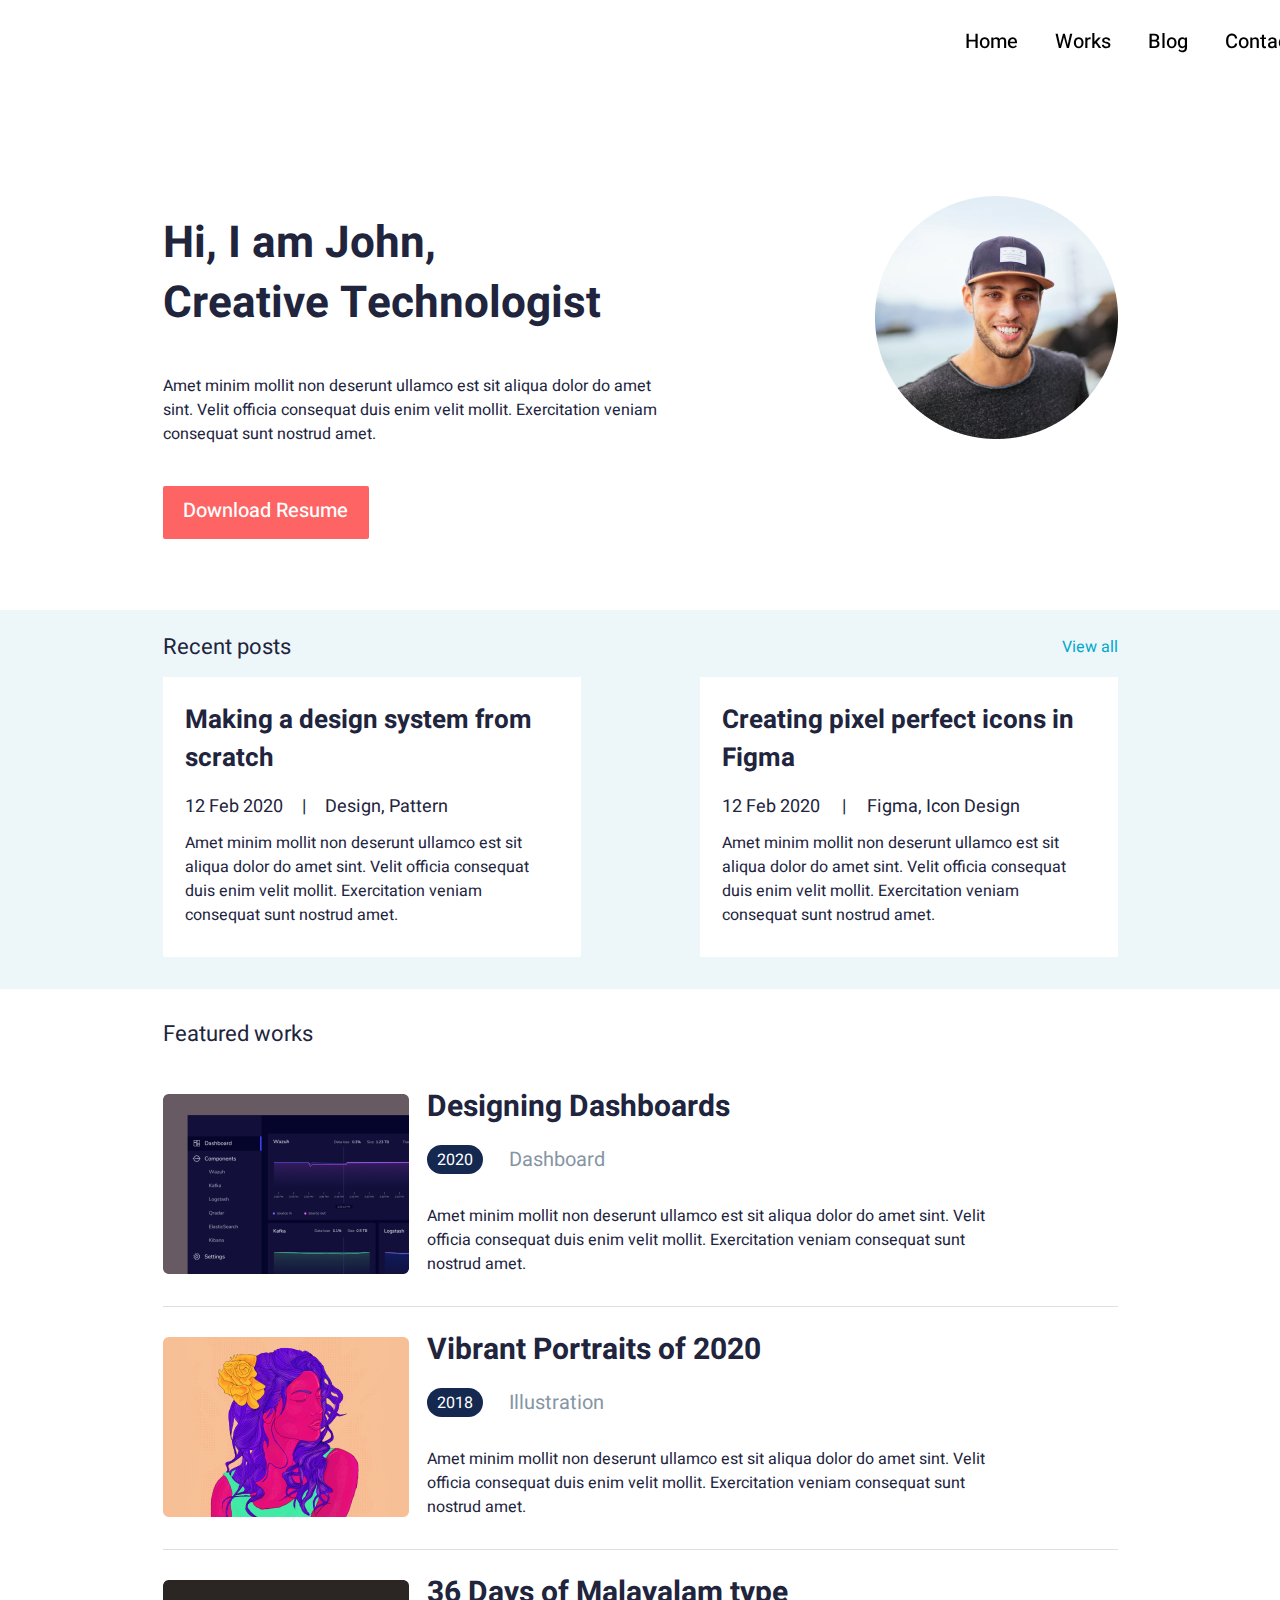
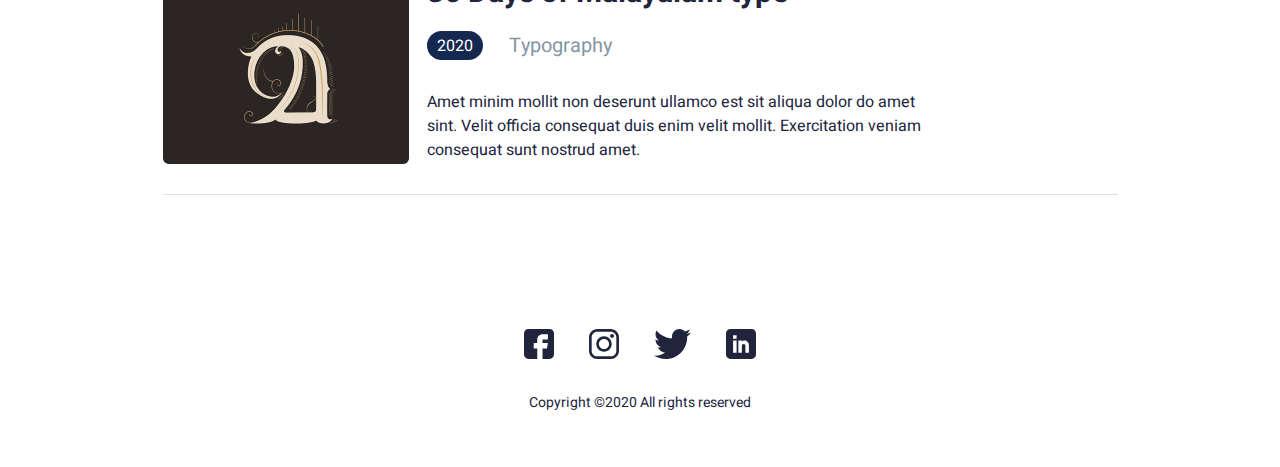
<file: index.html>
<!DOCTYPE html>
<html lang="en">

<head>
    <meta charset="UTF-8">
    <meta name="viewport" content="width=device-width, initial-scale=1.0">
    <title>John</title>


    <link rel="preconnect" href="https://fonts.googleapis.com">
    <link rel="preconnect" href="https://fonts.gstatic.com" crossorigin>
    <link href="https://fonts.googleapis.com/css2?family=Heebo:wght@400;500;700;900&display=swap" rel="stylesheet">
    <link rel="stylesheet" href="./css/style.css">
</head>

<body>

    <header class="header">
        <div class="container">
            <nav class="header__nav">
                <a href="#" class="header__nav__link">Home</a>
                <a href="work.html" class="header__nav__link">Works</a>
                <a href="blog.html" class="header__nav__link">Blog</a>
                <a href="#" class="header__nav__link">Contact</a>
            </nav>


        </div>
    </header>

    <section class="hero">
        <div class="container">
            <button class="menu-mob">
                <span class="menu-mob__span"></span>
            </button>
            <div class="hero__block">

                <div class="block__left">
                    <h1 class="hero__title">
                        Hi, I am John,
                        Creative&nbsp;Technologist
                    </h1>
                    <p class="hero__text">
                        Amet minim mollit non deserunt ullamco est sit aliqua dolor do amet sint. Velit officia
                        consequat duis enim velit
                        mollit. Exercitation veniam consequat sunt nostrud amet.
                    </p>
                    <a href="index.html" download class="hero__btn btn">
                        Download Resume
                    </a>
                </div>

                <div class="block__right">
                    <img src="./img/logo_photo.png" alt="logo" class="hero__logo">
                </div>
            </div>
        </div>
    </section>

    <section class="posts">
        <div class="container">
            <div class="post__text">
                <h4 class="post__title">
                    Recent posts
                </h4>
                <a href="#" class="post__link-des  link--none">View all</a>
            </div>

            <div class="posts__items">

                <div class="posts__item">
                    <h3 class="posts__item__title">
                        Making a design system from scratch
                    </h3>
                    <div class="posts__item__date item--left">
                        <p class="posts__des">
                            12 Feb 2020
                        </p>
                        <p class="posts__des stick--left">
                            Design, Pattern
                        </p>
                    </div>
                    <p class="posts__item__text">
                        Amet minim mollit non deserunt ullamco est sit aliqua dolor do amet sint. Velit officia
                        consequat duis enim velit
                        mollit. Exercitation veniam consequat sunt nostrud amet.
                    </p>
                </div>

                <div class="posts__item">
                    <h3 class="posts__item__title">
                        Creating pixel perfect icons in Figma
                    </h3>
                    <div class="posts__item__date item--right">
                        <p class="posts__des stick--right">
                            12 Feb 2020
                        </p>
                        <p class="posts__des">
                            Figma, Icon Design
                        </p>
                    </div>
                    <p class="posts__item__text">
                        Amet minim mollit non deserunt ullamco est sit aliqua dolor do amet sint. Velit officia
                        consequat duis enim velit
                        mollit. Exercitation veniam consequat sunt nostrud amet.
                    </p>
                </div>

            </div>
        </div>
    </section>


    <section class="works">
        <div class="container">
            <div class="works__block">
                <h2 class="works__title">
                    Featured works
                </h2>

                <div class="works__inner__item">
                    <img src="./img/home1.png" alt="" class="works__item-img">
                    <div class="works__item">
                        <h3 class="works__item__title">
                            Designing Dashboards
                        </h3>
                        <div class="works__item__block__date">
                            <p class="works__item__date">
                                2020
                            </p>
                            <div class="works__item__des">
                                Dashboard
                            </div>
                        </div>
                        <p class="works__item_text">
                            Amet minim mollit non deserunt ullamco est sit aliqua dolor do amet sint. Velit officia
                            consequat duis enim velit
                            mollit. Exercitation veniam consequat sunt nostrud amet.
                        </p>
                    </div>
                </div>

                <div class="works__inner__item">
                    <img src="./img/home2.png" alt="" class="works__item-img">
                    <div class="works__item">
                        <h3 class="works__item__title">
                            Vibrant Portraits of 2020
                        </h3>
                        <div class="works__item__block__date">
                            <p class="works__item__date">
                                2018
                            </p>
                            <div class="works__item__des">
                                Illustration
                            </div>
                        </div>
                        <p class="works__item_text">
                            Amet minim mollit non deserunt ullamco est sit aliqua dolor do amet sint. Velit officia
                            consequat duis enim velit
                            mollit. Exercitation veniam consequat sunt nostrud amet.
                        </p>
                    </div>
                </div>

                <div class="works__inner__item">
                    <img src="./img/home3.png" alt="" class="works__item-img">
                    <div class="works__item">
                        <h3 class="works__item__title">
                            36 Days of Malayalam type
                        </h3>
                        <div class="works__item__block__date">
                            <p class="works__item__date">
                                2020
                            </p>
                            <div class="works__item__des">
                                Typography
                            </div>
                        </div>
                        <p class="works__item_text t--width">
                            Amet minim mollit non deserunt ullamco est sit aliqua dolor do amet sint. Velit officia
                            consequat duis enim velit
                            mollit. Exercitation veniam consequat sunt nostrud amet.
                        </p>
                    </div>
                </div>

            </div>
        </div>
    </section>

    <footer class="footer">
        <div class="container">

            <div class="footer__item-icon">
                <a href="#" class="footer__link">
                    <img src="./img/fb.svg" alt="" class="footem__icon">
                </a>
                <a href="#" class="footer__link">
                    <img src="./img/insta.svg" alt="" class="footem__icon">
                </a>
                <a href="#" class="foote__link">
                    <img src="./img/twi.svg" alt="" class="footem__icon">
                </a>
                <a href="#" class="footer__link">
                    <img src="./img/lin.svg" alt="" class="footem__icon">
                </a>
            </div>

            <p class="footer__text-copy">
                Copyright ©2020 All rights reserved
            </p>
        </div>
    </footer>
</body>

</html>
</file>
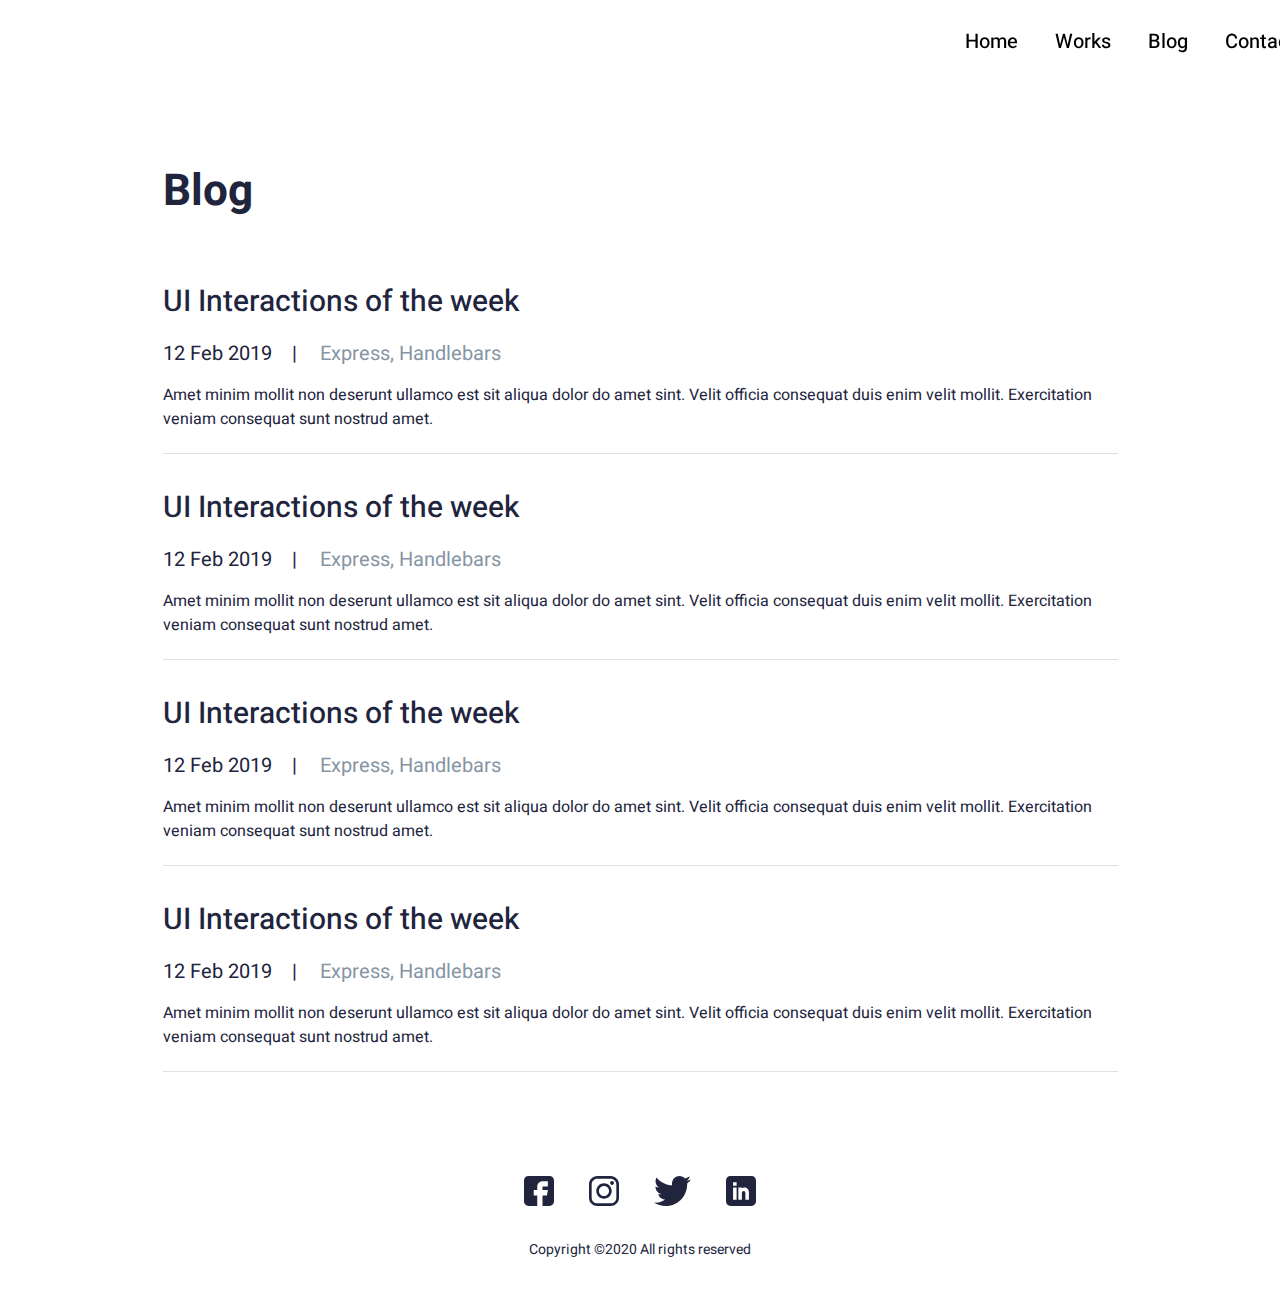
<file: blog.html>
<!DOCTYPE html>
<html lang="en">

<head>
    <meta charset="UTF-8">
    <meta name="viewport" content="width=device-width, initial-scale=1.0">
    <title>John</title>

    <link rel="preconnect" href="https://fonts.googleapis.com">
    <link rel="preconnect" href="https://fonts.gstatic.com" crossorigin>
    <link href="https://fonts.googleapis.com/css2?family=Heebo:wght@400;500;700;900&display=swap" rel="stylesheet">
    <link rel="stylesheet" href="./css/style.css">
</head>

<body>

    <header class="header">
        <div class="container">
            <nav class="header__nav">
                <a href="index.html" class="header__nav__link">Home</a>
                <a href="work.html" class="header__nav__link">Works</a>
                <a href="#" class="header__nav__link">Blog</a>
                <a href="#" class="header__nav__link">Contact</a>
            </nav>
        </div>
    </header>

    <section class="blog">
        <div class="container">
            <button class="menu-mob">
                <span class="menu-mob__span"></span>
            </button>
            <h2 class="blog__title">
                Blog
            </h2>

            <div class="blog__wrapper">
                <div class="blog__item">
                    <h3 class="blog__item__title">
                        UI Interactions of the week
                    </h3>
                    <div class="blog__items__date">
                        <p class="blog__item__date blog__stick">
                            12 Feb 2019
                        </p>
                        <p class="blog__item__des">
                            Express, Handlebars
                        </p>
                    </div>
                    <p class="blog__item__text">
                        Amet minim mollit non deserunt ullamco est sit aliqua dolor do amet sint. Velit officia
                        consequat duis enim velit
                        mollit. Exercitation veniam consequat sunt nostrud amet.
                    </p>
                </div>
                <div class="blog__item">
                    <h3 class="blog__item__title">
                        UI Interactions of the week
                    </h3>
                    <div class="blog__items__date">
                        <p class="blog__item__date blog__stick">
                            12 Feb 2019
                        </p>
                        <p class="blog__item__des">
                            Express, Handlebars
                        </p>
                    </div>
                    <p class="blog__item__text">
                        Amet minim mollit non deserunt ullamco est sit aliqua dolor do amet sint. Velit officia
                        consequat duis enim velit
                        mollit. Exercitation veniam consequat sunt nostrud amet.
                    </p>
                </div>
                <div class="blog__item">
                    <h3 class="blog__item__title">
                        UI Interactions of the week
                    </h3>
                    <div class="blog__items__date">
                        <p class="blog__item__date blog__stick">
                            12 Feb 2019
                        </p>
                        <p class="blog__item__des">
                            Express, Handlebars
                        </p>
                    </div>
                    <p class="blog__item__text">
                        Amet minim mollit non deserunt ullamco est sit aliqua dolor do amet sint. Velit officia
                        consequat duis enim velit
                        mollit. Exercitation veniam consequat sunt nostrud amet.
                    </p>
                </div>
                <div class="blog__item">
                    <h3 class="blog__item__title">
                        UI Interactions of the week
                    </h3>
                    <div class="blog__items__date">
                        <p class="blog__item__date blog__stick">
                            12 Feb 2019
                        </p>
                        <p class="blog__item__des">
                            Express, Handlebars
                        </p>
                    </div>
                    <p class="blog__item__text">
                        Amet minim mollit non deserunt ullamco est sit aliqua dolor do amet sint. Velit officia
                        consequat duis enim velit
                        mollit. Exercitation veniam consequat sunt nostrud amet.
                    </p>
                </div>

            </div>

        </div>
    </section>

    <footer class="footer">
        <div class="container">

            <div class="footer__item-icon">
                <a href="#" class="footer__link">
                    <img src="./img/fb.svg" alt="" class="footem__icon">
                </a>
                <a href="#" class="footer__link">
                    <img src="./img/insta.svg" alt="" class="footem__icon">
                </a>
                <a href="#" class="foote__link">
                    <img src="./img/twi.svg" alt="" class="footem__icon">
                </a>
                <a href="#" class="footer__link">
                    <img src="./img/lin.svg" alt="" class="footem__icon">
                </a>
            </div>

            <p class="footer__text-copy">
                Copyright ©2020 All rights reserved
            </p>
        </div>
    </footer>
</body>

</html>
</file>
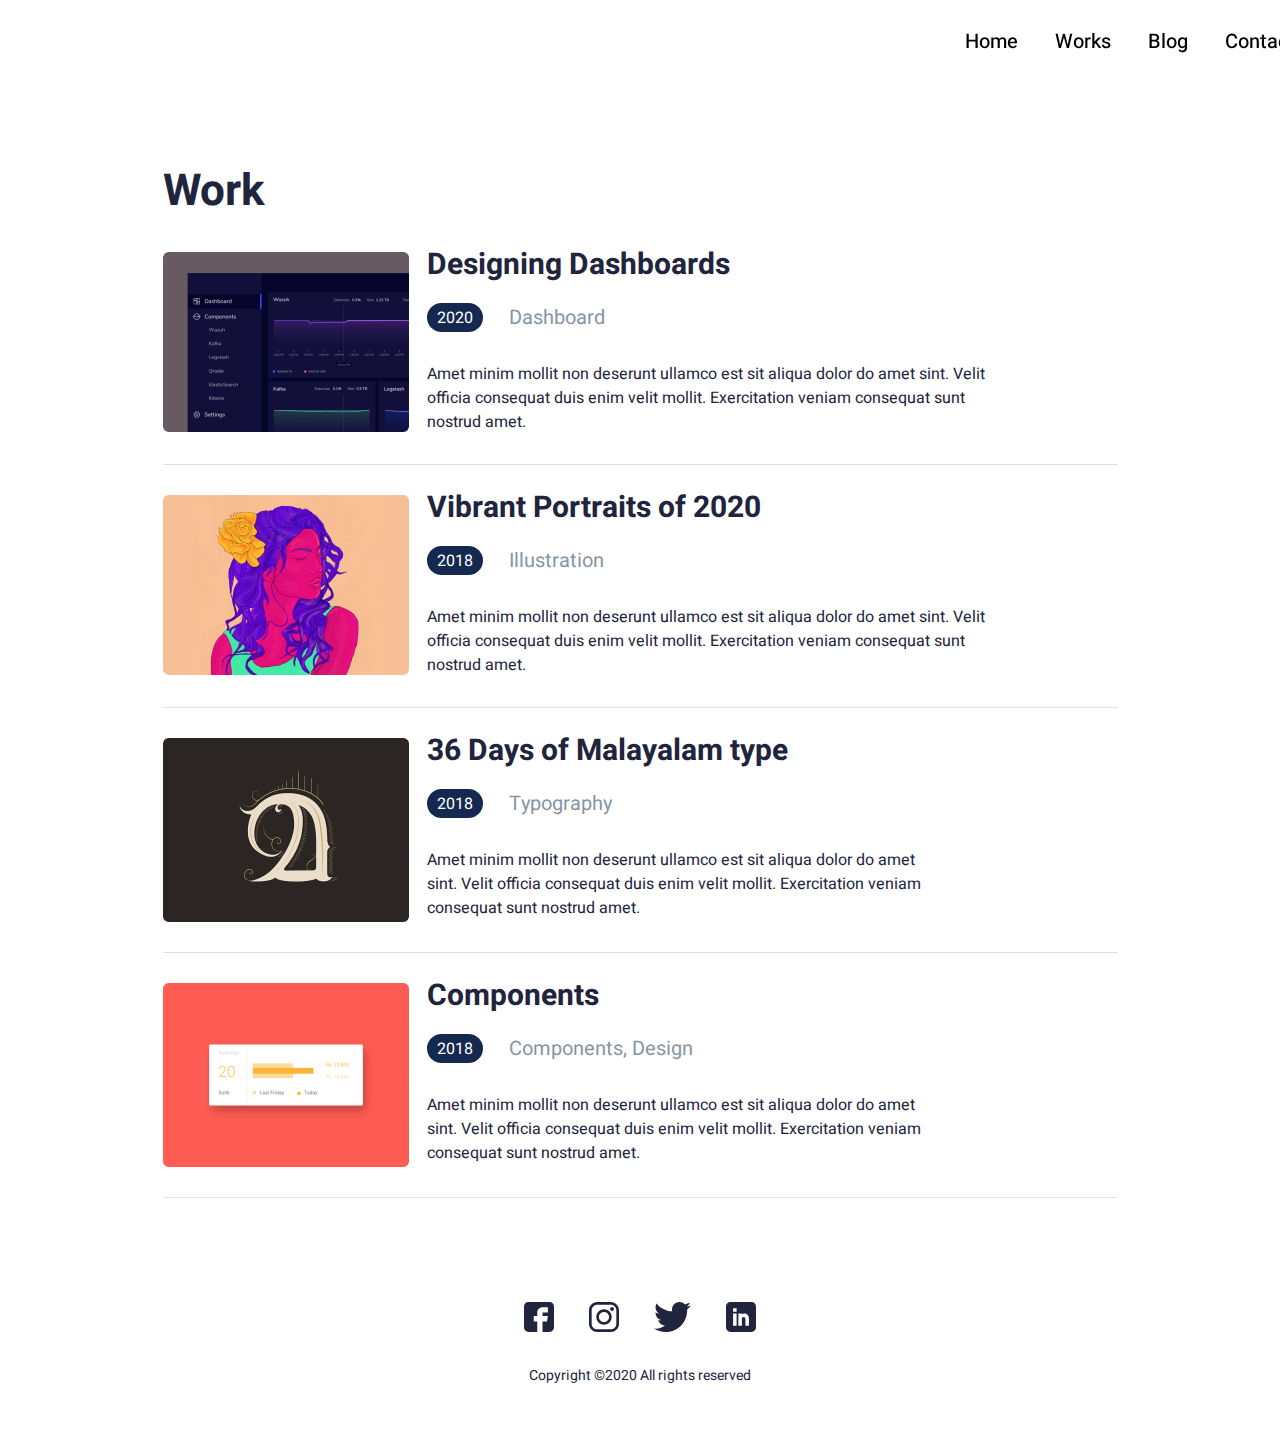
<file: work.html>
<!DOCTYPE html>
<html lang="en">

<head>
    <meta charset="UTF-8">
    <meta name="viewport" content="width=device-width, initial-scale=1.0">
    <title>John</title>

    <link rel="preconnect" href="https://fonts.googleapis.com">
    <link rel="preconnect" href="https://fonts.gstatic.com" crossorigin>
    <link href="https://fonts.googleapis.com/css2?family=Heebo:wght@400;500;700;900&display=swap" rel="stylesheet">
    <link rel="stylesheet" href="./css/style.css">
</head>

<body>

    <header class="header">
        <div class="container">
            <nav class="header__nav">
                <a href="index.html" class="header__nav__link">Home</a>
                <a href="#" class="header__nav__link">Works</a>
                <a href="blog.html" class="header__nav__link">Blog</a>
                <a href="#" class="header__nav__link">Contact</a>
            </nav>
        </div>
    </header>

    <section class="works work">
        <div class="container">
            <button class="menu-mob">
                <span class="menu-mob__span"></span>
            </button>
            <div class="works__block">
                <h2 class="blog__title">
                    Work
                </h2>

                <div class="works__inner__item">
                    <img src="./img/home1.png" alt="" class="works__item-img">
                    <div class="works__item">
                        <a href="work_detail.html" class="work__detail__link">
                            <h3 class="works__item__title">
                                Designing Dashboards
                            </h3>
                        </a>
                        <div class="works__item__block__date">
                            <p class="works__item__date">
                                2020
                            </p>
                            <div class="works__item__des">
                                Dashboard
                            </div>
                        </div>
                        <p class="works__item_text">
                            Amet minim mollit non deserunt ullamco est sit aliqua dolor do amet sint. Velit officia
                            consequat duis enim velit
                            mollit. Exercitation veniam consequat sunt nostrud amet.
                        </p>
                    </div>
                </div>

                <div class="works__inner__item">
                    <img src="./img/home2.png" alt="" class="works__item-img">
                    <div class="works__item">
                        <h3 class="works__item__title">
                            Vibrant Portraits of 2020
                        </h3>
                        <div class="works__item__block__date">
                            <p class="works__item__date">
                                2018
                            </p>
                            <div class="works__item__des">
                                Illustration
                            </div>
                        </div>
                        <p class="works__item_text">
                            Amet minim mollit non deserunt ullamco est sit aliqua dolor do amet sint. Velit officia
                            consequat duis enim velit
                            mollit. Exercitation veniam consequat sunt nostrud amet.
                        </p>
                    </div>
                </div>

                <div class="works__inner__item">
                    <img src="./img/home3.png" alt="" class="works__item-img">
                    <div class="works__item">
                        <h3 class="works__item__title">
                            36 Days of Malayalam type
                        </h3>
                        <div class="works__item__block__date">
                            <p class="works__item__date">
                                2018
                            </p>
                            <div class="works__item__des">
                                Typography
                            </div>
                        </div>
                        <p class="works__item_text t--width">
                            Amet minim mollit non deserunt ullamco est sit aliqua dolor do amet sint. Velit officia
                            consequat duis enim velit
                            mollit. Exercitation veniam consequat sunt nostrud amet.
                        </p>
                    </div>
                </div>

                <div class="works__inner__item">
                    <img src="./img/home4.png" alt="" class="works__item-img">
                    <div class="works__item">
                        <h3 class="works__item__title">
                            Components
                        </h3>
                        <div class="works__item__block__date">
                            <p class="works__item__date">
                                2018
                            </p>
                            <div class="works__item__des">
                                Components, Design
                            </div>
                        </div>
                        <p class="works__item_text t--width">
                            Amet minim mollit non deserunt ullamco est sit aliqua dolor do amet sint. Velit officia
                            consequat duis enim velit
                            mollit. Exercitation veniam consequat sunt nostrud amet.
                        </p>
                    </div>
                </div>

            </div>
        </div>
    </section>

    <footer class="footer">
        <div class="container">

            <div class="footer__item-icon">
                <a href="#" class="footer__link">
                    <img src="./img/fb.svg" alt="" class="footem__icon">
                </a>
                <a href="#" class="footer__link">
                    <img src="./img/insta.svg" alt="" class="footem__icon">
                </a>
                <a href="#" class="foote__link">
                    <img src="./img/twi.svg" alt="" class="footem__icon">
                </a>
                <a href="#" class="footer__link">
                    <img src="./img/lin.svg" alt="" class="footem__icon">
                </a>
            </div>

            <p class="footer__text-copy">
                Copyright ©2020 All rights reserved
            </p>
        </div>
    </footer>
</body>

</html>
</file>
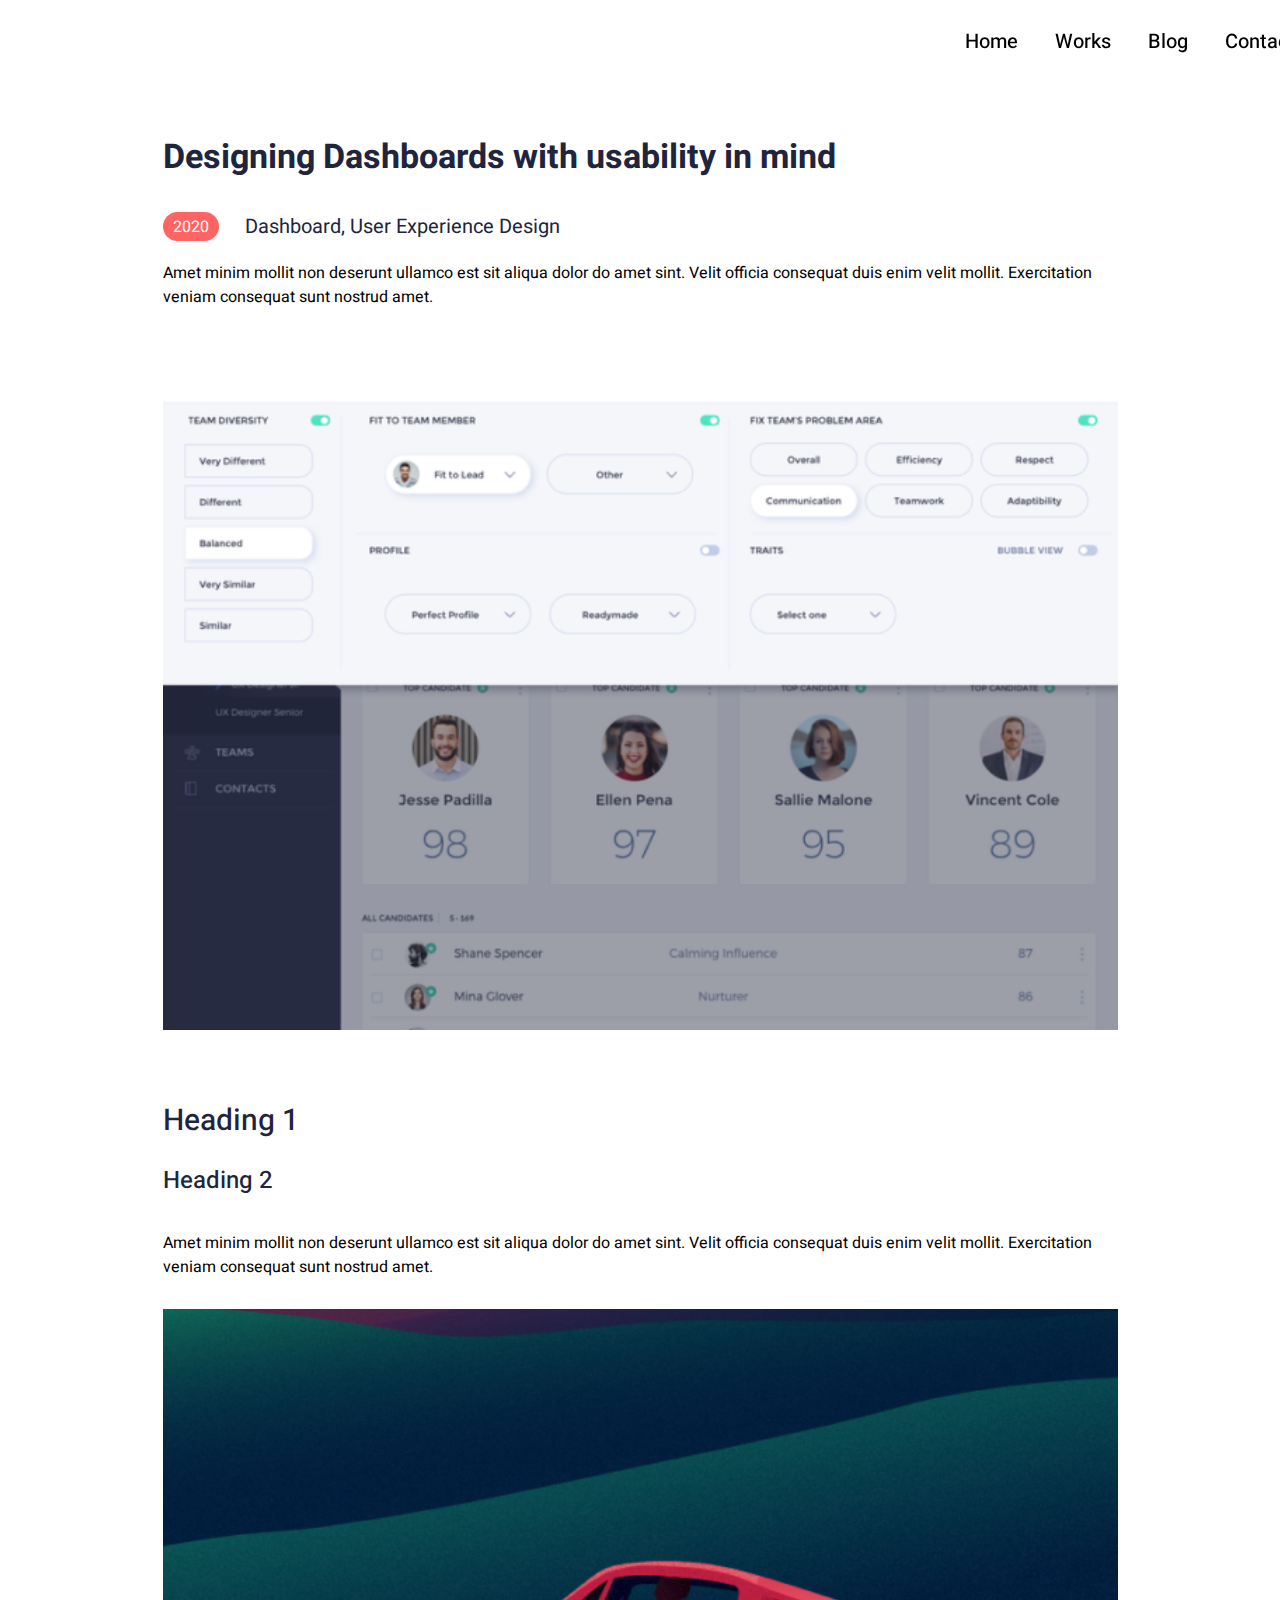
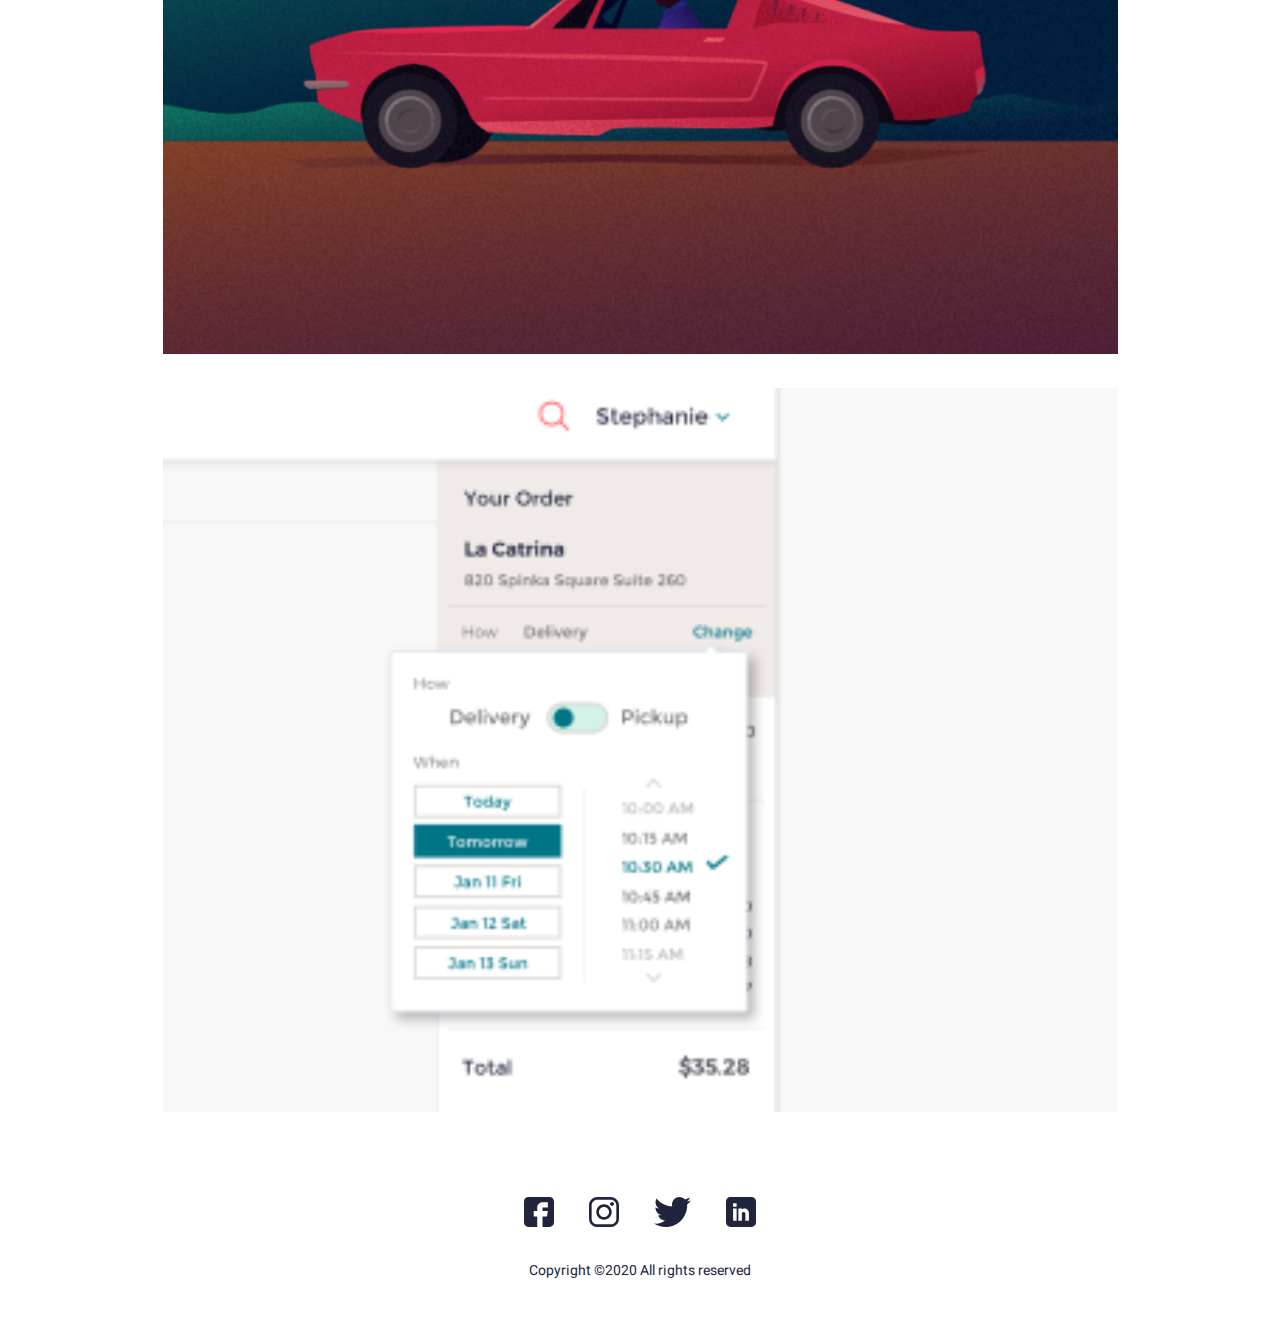
<file: work_detail.html>
<!DOCTYPE html>
<html lang="en">

<head>
    <meta charset="UTF-8">
    <meta name="viewport" content="width=device-width, initial-scale=1.0">
    <title>John</title>

    <link rel="preconnect" href="https://fonts.googleapis.com">
    <link rel="preconnect" href="https://fonts.gstatic.com" crossorigin>
    <link href="https://fonts.googleapis.com/css2?family=Heebo:wght@400;500;700;900&display=swap" rel="stylesheet">
    <link rel="stylesheet" href="./css/style.css">
</head>

<body>
    <header class="header">
        <div class="container">
            <nav class="header__nav">
                <a href="index.html" class="header__nav__link">Home</a>
                <a href="work.html" class="header__nav__link">Works</a>
                <a href="blog.html" class="header__nav__link">Blog</a>
                <a href="#" class="header__nav__link">Contact</a>
            </nav>
        </div>
    </header>

    <section class="work__detail">
        <div class="container">
            <button class="menu-mob">
                <span class="menu-mob__span"></span>
            </button>
            <h2 class="work__detail__title">
                Designing Dashboards with usability in mind
            </h2>

            <div class="works__item__block__date work--top">
                <p class="works__item__date work__detail--bg">
                    2020
                </p>
                <div class="works__item__des work__detail--text">
                    Dashboard, User Experience Design
                </div>
            </div>

            <p class="work__detail__text">
                Amet minim mollit non deserunt ullamco est sit aliqua dolor do amet sint. Velit officia consequat duis
                enim velit
                mollit. Exercitation veniam consequat sunt nostrud amet.
            </p>

            <img src="./img/Rectangle 4.png" alt="" class="work__detail__img">

            <h3 class="work__detail__h3">
                Heading 1
            </h3>
            <h4 class="work__detail__h4">
                Heading 2
            </h4>
            <p class="work__detail__text">
                Amet minim mollit non deserunt ullamco est sit aliqua dolor do amet sint. Velit officia consequat duis
                enim velit
                mollit. Exercitation veniam consequat sunt nostrud amet.
            </p>
            <img src="./img/home7.png" alt="" class="work__detail__img work--img">
            <img src="./img/home8.png" alt="" class="work__detail__img work--img">
        </div>
    </section>

    <footer class="footer">
        <div class="container">

            <div class="footer__item-icon">
                <a href="#" class="footer__link">
                    <img src="./img/fb.svg" alt="" class="footem__icon">
                </a>
                <a href="#" class="footer__link">
                    <img src="./img/insta.svg" alt="" class="footem__icon">
                </a>
                <a href="#" class="foote__link">
                    <img src="./img/twi.svg" alt="" class="footem__icon">
                </a>
                <a href="#" class="footer__link">
                    <img src="./img/lin.svg" alt="" class="footem__icon">
                </a>
            </div>

            <p class="footer__text-copy">
                Copyright ©2020 All rights reserved
            </p>
        </div>
    </footer>
</body>

</html>
</file>
<file: css/style.css>
:root {
    --nav--dark-text: #000;
    --main-text-col: #21243D;
    --text-btn-col: #fff;
    --link-text-col: #00A8CC;
    --item-des-col: #8695a4;

    --main--bg: #fff;
    --posts-bg: #EDF7FA;
    --main-btn-bg: #FF6464;
    --date-bg: #142850;

    --border-item: #e0e0e0;
}

body {
    margin: 0;
    padding: 0;
    box-sizing: border-box;
    font-family: 'Heebo', sans-serif;
    background-color: var(--main--bg);
}

a {
    text-decoration: none;
}

.container {
    max-width: 955px;
    width: 90%;
    margin-left: auto;
    margin-right: auto;
    padding: 0 5px;
}

/* header */
.header {
    position: sticky;
    padding-top: 27px;
    top: 0;
    z-index: 100;
    background-color: var(--main--bg);
}

.header__nav {
    position: relative;
    transform: translateX(84%);
}

.header__nav__link {
    font-weight: 500;
    font-size: 20px;
    line-height: 29px;
    text-align: right;
    color: var(--nav--dark-text);
}

.header__nav__link:hover {
    text-decoration: underline;
    color: var(--main-btn-bg);
}

.header__nav__link:not(:last-child) {
    margin-right: 33px;
}

.menu-mob {
    display: none;
    border: none;
    background: none;
    width: 33px;
    height: 20px;
    position: relative;

    margin: 0;
    /* z-index: 100; */
}

.menu-mob__span {
    position: absolute;
    width: 100%;
    height: 4px;
    background-color: var(--nav--dark-text);
    left: 0;
    top: 50%;
    transform: translateY(-50%);
}

.menu-mob__span::after,
.menu-mob__span::before {
    content: '';
    width: 100%;
    height: 4px;
    background-color: var(--nav--dark-text);
    left: 0;
    position: absolute;
    transition: all .4s;
}

.menu-mob__span::after {
    top: -8px;
}

.menu-mob__span::before {
    bottom: -8px;
}

.menu-mob:hover .menu-mob__span {
    background: none;
}

.menu-mob:hover .menu-mob__span::after {
    top: 50%;
    transform: translateY(-50%) rotate(-45deg);
    background-color: var(--item-des-col);
}

.menu-mob:hover .menu-mob__span::before {
    top: 50%;
    transform: translateY(-50%) rotate(45deg);
    background-color: var(--item-des-col);
}
/* /header */

/* hero */
.hero {
    margin-top: 140px;
    padding-bottom: 71px;
}

.hero__block {
    display: flex;
    justify-content: space-between;
}

.block__left {
    max-width: 500px;
    margin-top: 18px;
}

.hero__title {
    margin: 0;
    font-weight: 700;
    font-size: 44px;
    line-height: 60px;
    color: var(--main-text-col);
}

.hero__text {
    font-weight: 400;
    font-size: 16px;
    line-height: 24px;
    color: var(--main-text-col);
    margin-top: 40px;
    margin-bottom: 0;
}

.hero__btn {
    display: inline-block;
    background-color: var(--main-btn-bg);
    border: 0px;
    border-radius: 2px;
    padding: 10px 21px 14px 20px;
    font-weight: 500;
    font-size: 20px;
    line-height: 29px;
    color: var(--text-btn-col);
    cursor: pointer;
    margin-top: 40px;
}
/* /hero */

/* posts */
.posts {
    background-color: var(--posts-bg);
    padding-top: 7px;
    padding-bottom: 32px;
}

.post__text  {
    display: flex;
    align-items: center;
    justify-content: space-between;
}

.post__title {
    display: inline-block;
    font-weight: 400;
    font-size: 22px;
    line-height: 60px;
    color: var(--main-text-col);
    margin: 0;
}
.post__link-des {
    display: inline-block;
    font-weight: 400;
    font-size: 16px;
    line-height: 24px;
    color: var(--link-text-col);
}

.posts__items {
    display: grid;
    grid-template-columns: repeat(2, 418px);
    justify-content: space-between;
    gap: 20px;
}

.posts__item {
    background-color: var(--main--bg);
    padding: 24px 22px 30px 22px;
}

.posts__item__title {
    margin: 0;
    font-weight: 700;
    font-size: 26px;
    line-height: 38px;
    color: var(--main-text-col);
}
.posts__item__date {
    margin-top: 17px;
    display: flex;
    justify-content: space-between;
}
.posts__des {
    margin: 0;
    font-weight: 400;
    font-size: 18px;
    line-height: 26px;
    color: var(--main-text-col);
}

.item--left {
    padding-right: 111px;
}
.item--right {
    padding-right: 76px;
}

p.stick--right::after {
    content: "|";
    padding-left: 18px;
}

p.stick--left::before {
    content: "|";
    padding-right: 15px;
}


.posts__item__text {
    margin-top: 11px;
    margin-bottom: 0;
    font-weight: 400;
    font-size: 16px;
    line-height: 24px;
    color: var(--main-text-col);
}
/* /posts */

/* works */
.works {
    padding-top: 15px;
    padding-bottom: 83px;
}

.works__title {
    margin: 0;
    font-weight: 400;
    font-size: 22px;
    line-height: 60px;
    color: var(--main-text-col);
}

.works__inner__item{
    display: grid;
    grid-template-columns: 1fr 4fr;
    gap: 18px;
    border-bottom: 1px solid var(--border-item);
    padding-top: 30px;
    padding-bottom: 30px;
}

.works__item__title {
    margin: 0;
    font-weight: 700;
    font-size: 30px;
    line-height: 26px;
    color: var(--main-text-col);
}
.works__item__block__date {
    display: flex;
    margin-top: 25px;
}
.works__item__date {
    margin-top: 0;
    margin-bottom: 0;
    margin-right: 26px;
    background-color: var(--date-bg);
    color: var(--text-btn-col);
    border-radius: 16px;
    padding-top: 3px;
    padding-left: 10px;
    padding-right: 10px;
}
.works__item__des {
    margin-top: 0;
    margin-bottom: 0;
    font-weight: 400;
    font-size: 20px;
    line-height: 29px;
    color: var(--item-des-col);
}
.works__item_text {
    margin-top: 30px;
    margin-bottom: 0;
    max-width: 594px;
    font-weight: 400;
    font-size: 16px;
    line-height: 24px;
    color: var(--main-text-col);
}

p.t--width {
    max-width: 500px;
}
/* /works */

/* footer */
.footer {
    padding-top: 51px;
    padding-bottom: 54px;
}

.footer__item-icon {
    margin: 0 auto;
    max-width: 232px;
    display: flex;
    justify-content: space-between;
}

.footer__text-copy {
    margin-top: 26px;
    margin-bottom: 0;
    text-align: center;
    font-weight: 400;
    font-size: 14px;
    line-height: 21px;
    color: var(--main-text-col);
}
/* /footer */

/* page blog */
.blog,
.work {
    padding-top: 106px;
    padding-bottom: 53px;
}

.blog__title {
    margin-top: 0;
    margin-bottom: 0;
    font-weight: 700;
    font-size: 44px;
    line-height: 60px;
    color: var(--main-text-col);
}

.blog__wrapper {
    margin-top: 26px;
}

.blog__item {
    border-bottom: 1px solid var(--border-item);
    padding-top: 32px;
    padding-bottom: 22px;
}

.blog__item__title {
    margin-top: 0;
    margin-bottom: 0;
    font-weight: 500;
    font-size: 30px;
    line-height: 44px;
    color: var(--main-text-col);
}

.blog__items__date {
    display: flex;
    justify-content: space-between;
    max-width: 338px;
    margin-top: 15px;
}

.blog__item__date {
    font-weight: 400;
    font-size: 20px;
    line-height: 29px;
    color: var(--main-text-col);
    margin-top: 0;
    margin-bottom: 0;
}

p.blog__stick::after {
    content: "|";
    padding-left: 15px;
}

.blog__item__des {
    font-weight: 400;
    font-size: 20px;
    line-height: 29px;
    color: var(--item-des-col);
    margin-top: 0;
    margin-bottom: 0;
}

.blog__item__text {
    margin-top: 15px;
    margin-bottom: 0;
    font-weight: 400;
    font-size: 16px;
    line-height: 24px;
    color: var(--main-text-col);
}
/* /page blog */

/* work detail */
.work__detail {
    padding-top: 76px;
    padding-bottom: 27px;
}
.work__detail__title {
    margin-top: 0;
    margin-bottom: 0;
    font-weight: 700;
    font-size: 34px;
    line-height: 50px;
    color: var(--main-text-col);
}
.work__detail--bg {
    background-color: var(--main-btn-bg);
    color: var(--text-btn-col);
}

.work__detail--text {
    font-weight: 400;
    font-size: 20px;
    line-height: 29px;
    color: var(--main-text-col);
}

.work--top {
    margin-top: 30px;
}

.work__detail__text {
    margin-top: 23px;
    margin-bottom: 0;
    font-weight: 400;
    font-size: 16px;
    line-height: 24px;
    color: var(--nav--dark-text);
}

.work__detail__img {
    width: 100%;
    margin-top: 46px;
}

.work__detail__h3 {
    margin-top: 54px;
    margin-bottom: 0;
    font-weight: 500;
    font-size: 30px;
    line-height: 60px;
    color: var(--main-text-col);
}
.work__detail__h4 {
    margin-top: 0;
    margin-bottom: 0;
    color: var(--main-text-col);
    font-weight: 500;
    font-size: 24px;
    line-height: 60px;
}
.work__detail__text {
    margin-top: 20px;
    margin-bottom: 30px;
    font-weight: 400;
    font-size: 16px;
    line-height: 24px;
    color: var(--nav--dark-text);
}

.work--img {
    margin-top: 0;
}

.work--img:not(:last-child) {
    margin-bottom: 27px;
}
/* /work detail */

@media screen and (max-width: 768px) {
    

    .header__nav,
    .header {
        display: none;
    }

    .menu-mob {
        display: inline-block;
        position: absolute;
        top: 20px;
        right: 18px;
    }

    .hero__block {
        flex-direction: column;
    }

    .block__right {
        display: flex;
        order: -1;
        justify-content: center;
    }

    .block__left {
        margin-top: 34px;
        display: flex;
        flex-direction: column;
        align-items: center;
    }

    .hero__title,
    .hero__text {
        text-align: center;
    }
    
    .hero__title {
        font-size: 32px;
        line-height: 40px
    }

    .link--none {
        display: none;
    }

    .posts__items,
    .works__inner__item {
        display: grid;
        grid-template-columns: 1fr;
    }

    .works__item-img {
        width: 100%;
    }


}

@media screen and (max-width: 425px) {
    .hero__block {
        flex-direction: column;
    }

    .block__right {
        display: flex;
        order: -1;
    }
    
    .post__title,
    works__title {
        font-size: 18px;
        text-align: center;
    }
    
    .posts__item__title {
        font-size: 22px;
        line-height: 30px;
    }
    
    .posts__item__date,
    .works__item__block__date {
        margin-top: 12px;
    }
    
    .posts__des {
        font-size: 16px;
        line-height: 24px;
    }
    
    .works__item__title {
        font-size: 24px;
        line-height: 30px;
    }
    
    .works__item__date,
    works__item__des {
        font-size: 16px;
        line-height: 24px;
    }

}
</file>
